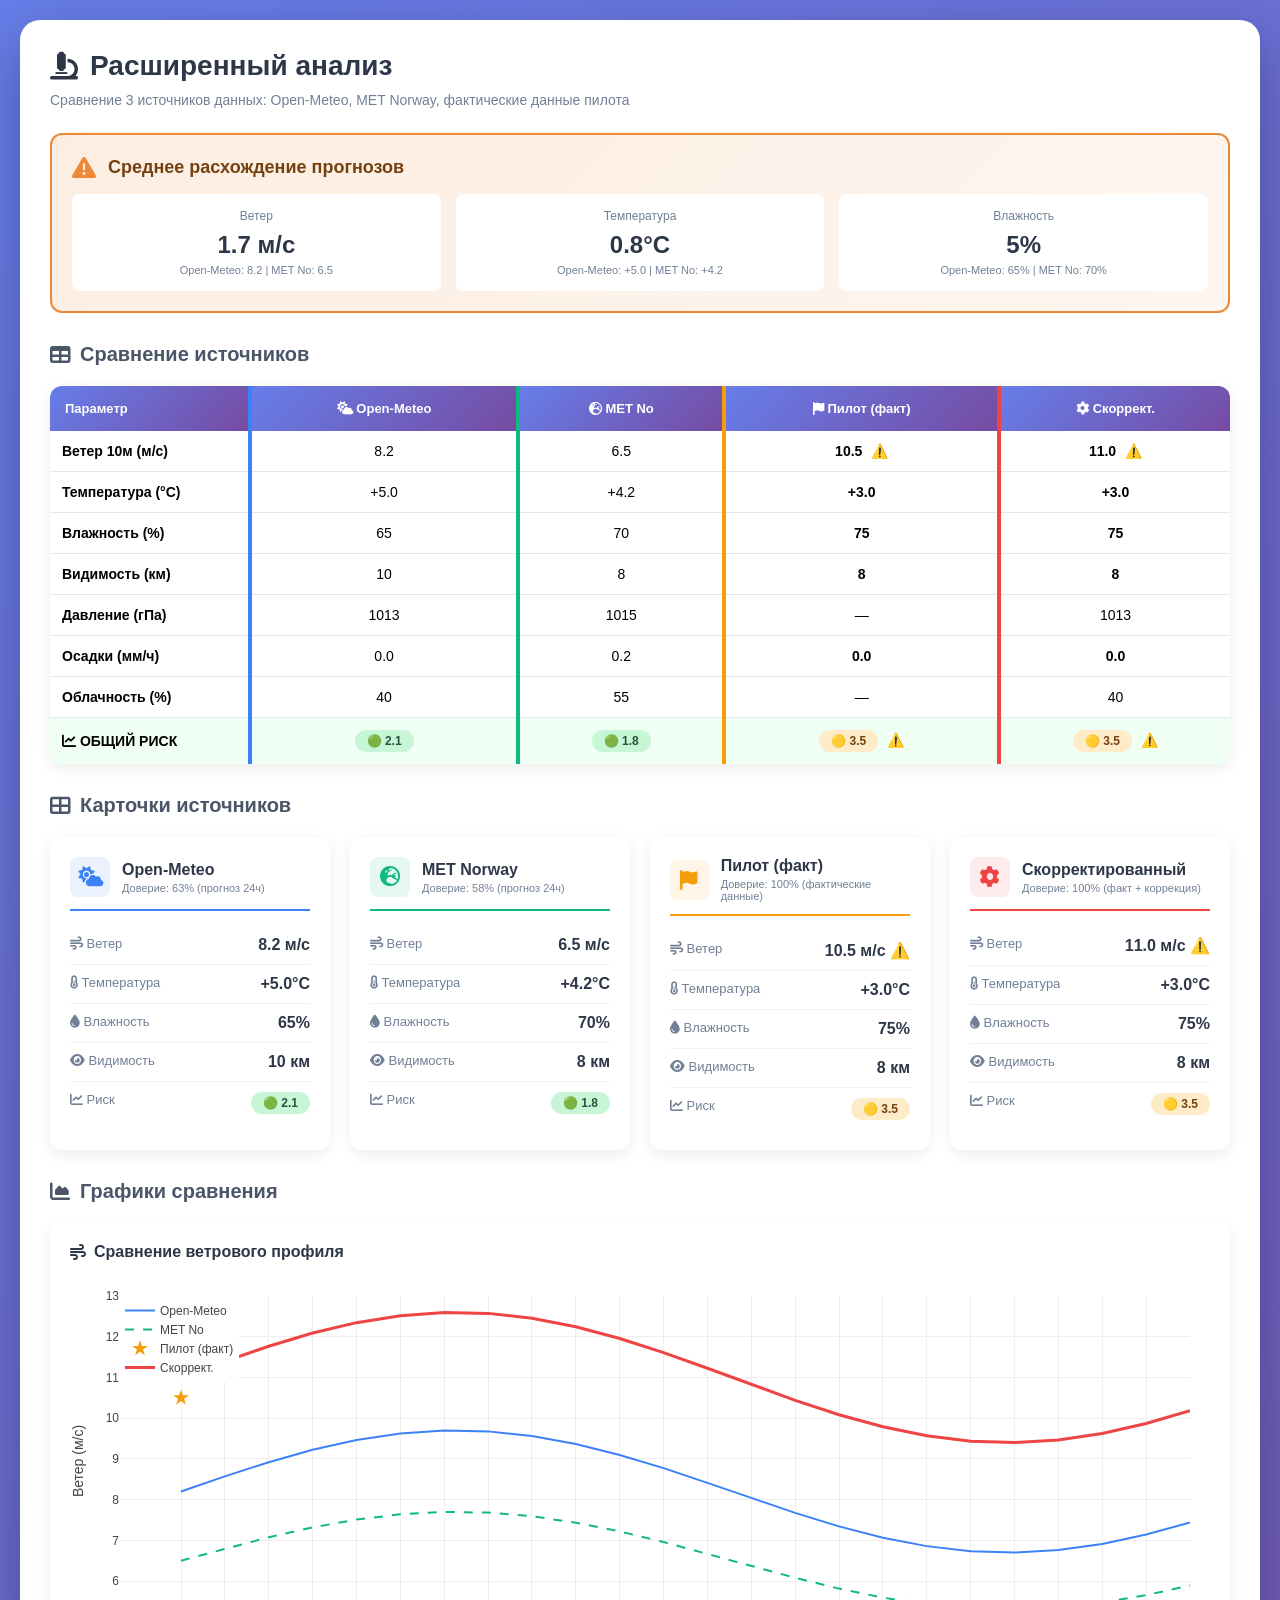
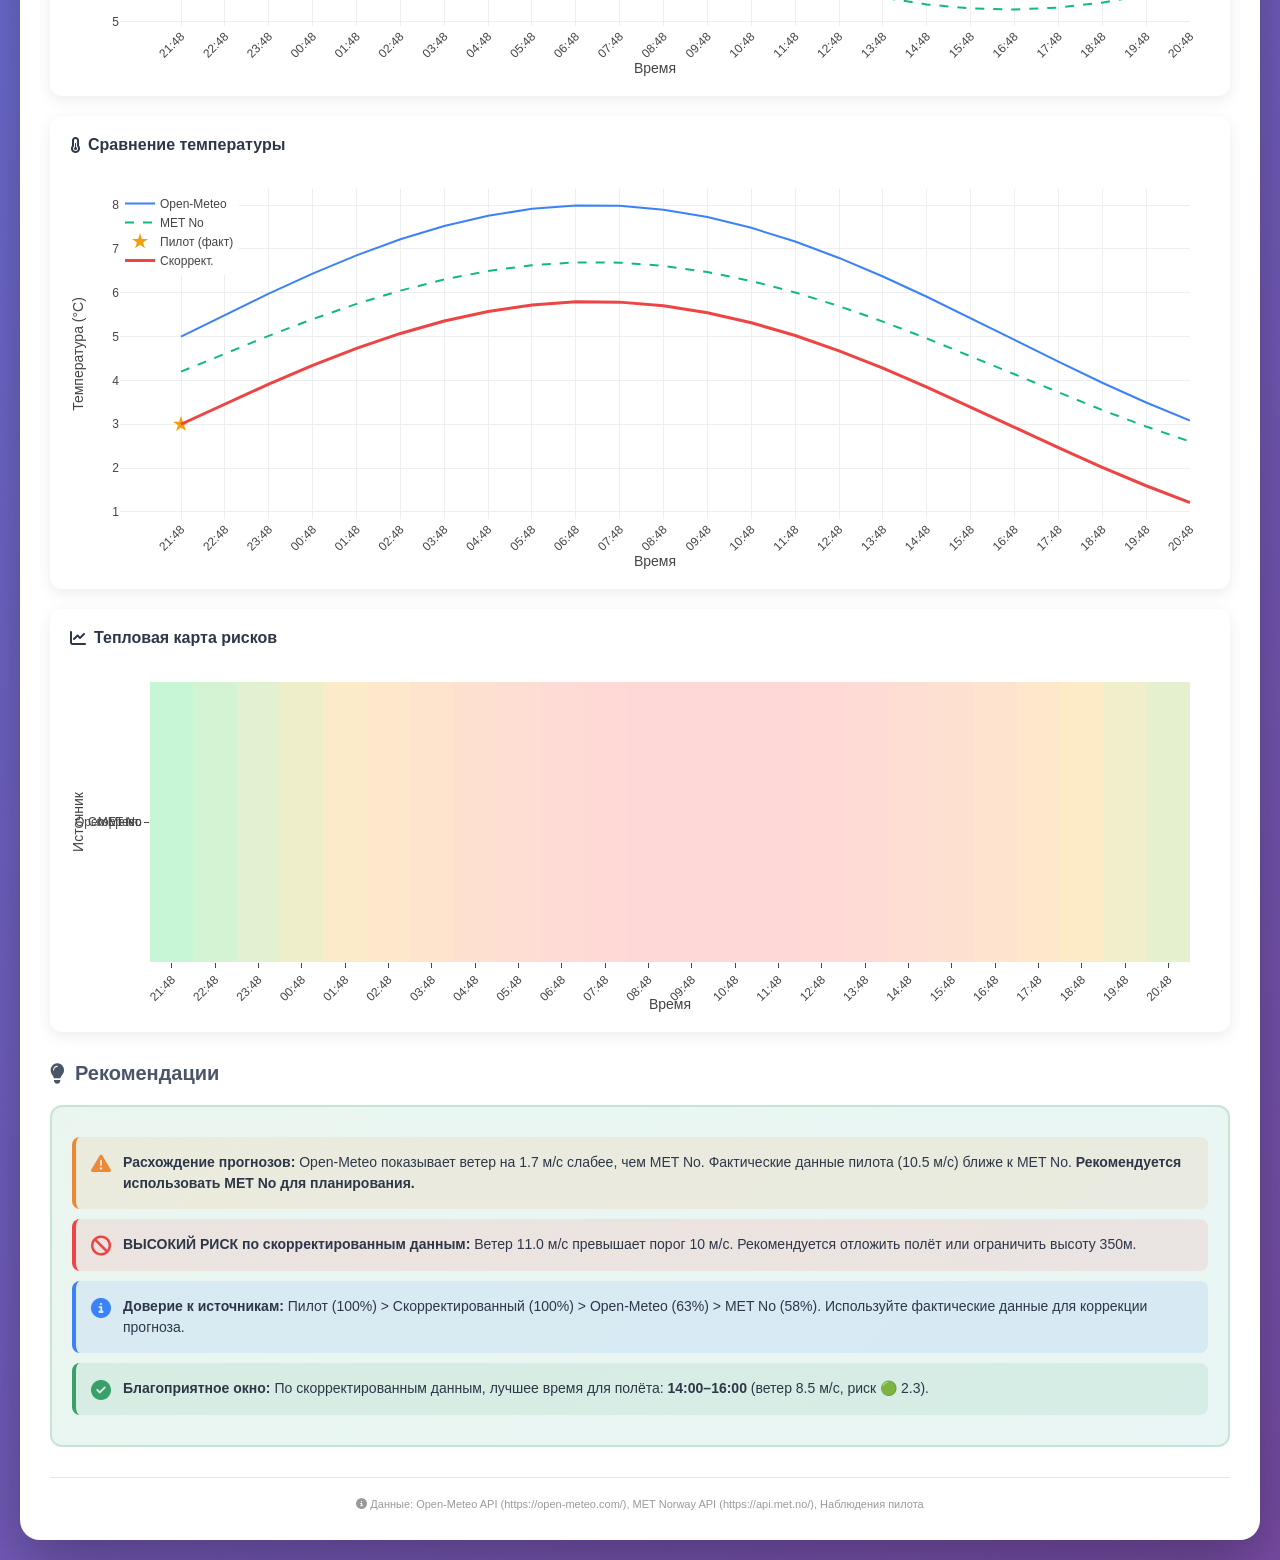
<file: metno-comparison-prototype.html>
<!DOCTYPE html>
<html lang="ru">
<head>
    <meta charset="UTF-8">
    <meta name="viewport" content="width=device-width, initial-scale=1.0">
    <title>MIRA — Расширенный анализ (Прототип)</title>
    <script src="https://cdn.plot.ly/plotly-2.27.0.min.js"></script>
    <link rel="stylesheet" href="https://cdnjs.cloudflare.com/ajax/libs/font-awesome/6.5.1/css/all.min.css">
    <style>
        * {
            margin: 0;
            padding: 0;
            box-sizing: border-box;
        }

        body {
            font-family: -apple-system, BlinkMacSystemFont, 'Segoe UI', Roboto, sans-serif;
            background: linear-gradient(135deg, #667eea 0%, #764ba2 100%);
            padding: 20px;
            min-height: 100vh;
        }

        .container {
            max-width: 1400px;
            margin: 0 auto;
            background: white;
            border-radius: 20px;
            padding: 30px;
            box-shadow: 0 20px 60px rgba(0,0,0,0.3);
        }

        h1 {
            color: #2d3748;
            font-size: 28px;
            margin-bottom: 10px;
            display: flex;
            align-items: center;
            gap: 12px;
        }

        h2 {
            color: #4a5568;
            font-size: 20px;
            margin: 30px 0 15px 0;
            display: flex;
            align-items: center;
            gap: 10px;
        }

        .subtitle {
            color: #718096;
            font-size: 14px;
            margin-bottom: 25px;
        }

        /* Сравнительная таблица */
        .comparison-table {
            width: 100%;
            border-collapse: collapse;
            margin: 20px 0;
            border-radius: 12px;
            overflow: hidden;
            box-shadow: 0 4px 15px rgba(0,0,0,0.08);
        }

        .comparison-table th {
            background: linear-gradient(135deg, #667eea 0%, #764ba2 100%);
            color: white;
            padding: 15px;
            text-align: center;
            font-weight: 600;
            font-size: 13px;
        }

        .comparison-table th:first-child {
            text-align: left;
            width: 200px;
        }

        .comparison-table td {
            padding: 12px;
            text-align: center;
            border-bottom: 1px solid #e2e8f0;
            font-size: 14px;
        }

        .comparison-table tr:hover {
            background: #f7fafc;
        }

        .comparison-table tr:last-child td {
            border-bottom: none;
            font-weight: 700;
            background: #f0fff4;
        }

        .source-open-meteo {
            border-left: 4px solid #3b82f6;
        }

        .source-metno {
            border-left: 4px solid #10b981;
        }

        .source-pilot {
            border-left: 4px solid #f59e0b;
        }

        .source-corrected {
            border-left: 4px solid #ef4444;
        }

        .risk-badge {
            display: inline-block;
            padding: 4px 12px;
            border-radius: 20px;
            font-size: 12px;
            font-weight: 600;
        }

        .risk-low {
            background: #c6f6d5;
            color: #22543d;
        }

        .risk-medium {
            background: #feebc8;
            color: #744210;
        }

        .risk-high {
            background: #fed7d7;
            color: #742a2a;
        }

        .warning-icon {
            color: #dd6b20;
            margin-left: 5px;
        }

        /* Карточки источников */
        .sources-grid {
            display: grid;
            grid-template-columns: repeat(auto-fit, minmax(280px, 1fr));
            gap: 20px;
            margin: 20px 0;
        }

        .source-card {
            background: white;
            border-radius: 12px;
            padding: 20px;
            box-shadow: 0 4px 15px rgba(0,0,0,0.08);
            transition: transform 0.2s;
        }

        .source-card:hover {
            transform: translateY(-5px);
            box-shadow: 0 8px 25px rgba(0,0,0,0.12);
        }

        .source-card-header {
            display: flex;
            align-items: center;
            gap: 12px;
            margin-bottom: 15px;
            padding-bottom: 12px;
            border-bottom: 2px solid #e2e8f0;
        }

        .source-card.open-meteo .source-card-header {
            border-bottom-color: #3b82f6;
        }

        .source-card.metno .source-card-header {
            border-bottom-color: #10b981;
        }

        .source-card.pilot .source-card-header {
            border-bottom-color: #f59e0b;
        }

        .source-card.corrected .source-card-header {
            border-bottom-color: #ef4444;
        }

        .source-icon {
            width: 40px;
            height: 40px;
            border-radius: 8px;
            display: flex;
            align-items: center;
            justify-content: center;
            font-size: 20px;
        }

        .open-meteo .source-icon {
            background: rgba(59, 130, 246, 0.1);
            color: #3b82f6;
        }

        .metno .source-icon {
            background: rgba(16, 185, 129, 0.1);
            color: #10b981;
        }

        .pilot .source-icon {
            background: rgba(245, 158, 11, 0.1);
            color: #f59e0b;
        }

        .corrected .source-icon {
            background: rgba(239, 68, 68, 0.1);
            color: #ef4444;
        }

        .source-name {
            font-size: 16px;
            font-weight: 600;
            color: #2d3748;
        }

        .source-confidence {
            font-size: 11px;
            color: #718096;
            margin-top: 3px;
        }

        .source-metric {
            display: flex;
            justify-content: space-between;
            padding: 10px 0;
            border-bottom: 1px solid #f0f0f0;
        }

        .source-metric:last-child {
            border-bottom: none;
        }

        .metric-label {
            color: #718096;
            font-size: 13px;
        }

        .metric-value {
            font-weight: 600;
            color: #2d3748;
        }

        /* Графики */
        .charts-grid {
            display: grid;
            grid-template-columns: repeat(auto-fit, minmax(600px, 1fr));
            gap: 20px;
            margin: 20px 0;
        }

        .chart-container {
            background: white;
            border-radius: 12px;
            padding: 20px;
            box-shadow: 0 4px 15px rgba(0,0,0,0.08);
        }

        .chart-title {
            font-size: 16px;
            font-weight: 600;
            color: #2d3748;
            margin-bottom: 15px;
            display: flex;
            align-items: center;
            gap: 8px;
        }

        /* Рекомендации */
        .recommendations-block {
            background: linear-gradient(135deg, rgba(56, 161, 105, 0.1) 0%, rgba(38, 166, 154, 0.1) 100%);
            border-radius: 12px;
            padding: 20px;
            margin: 20px 0;
            border: 2px solid rgba(56, 161, 105, 0.2);
        }

        .recommendation-item {
            display: flex;
            align-items: flex-start;
            gap: 12px;
            padding: 15px;
            margin: 10px 0;
            border-radius: 8px;
        }

        .recommendation-item.critical {
            background: rgba(239, 68, 68, 0.1);
            border-left: 4px solid #ef4444;
        }

        .recommendation-item.warning {
            background: rgba(237, 137, 54, 0.1);
            border-left: 4px solid #ed8936;
        }

        .recommendation-item.success {
            background: rgba(56, 161, 105, 0.1);
            border-left: 4px solid #38a169;
        }

        .recommendation-item.info {
            background: rgba(59, 130, 246, 0.1);
            border-left: 4px solid #3b82f6;
        }

        .rec-icon {
            font-size: 20px;
            margin-top: 2px;
        }

        .critical .rec-icon { color: #ef4444; }
        .warning .rec-icon { color: #ed8936; }
        .success .rec-icon { color: #38a169; }
        .info .rec-icon { color: #3b82f6; }

        .rec-text {
            flex: 1;
            color: #2d3748;
            font-size: 14px;
            line-height: 1.5;
        }

        /* Расхождение прогнозов */
        .discrepancy-alert {
            background: linear-gradient(135deg, rgba(237, 137, 54, 0.15) 0%, rgba(237, 137, 54, 0.08) 100%);
            border: 2px solid #ed8936;
            border-radius: 12px;
            padding: 20px;
            margin: 20px 0;
        }

        .discrepancy-header {
            display: flex;
            align-items: center;
            gap: 12px;
            margin-bottom: 15px;
        }

        .discrepancy-title {
            font-size: 18px;
            font-weight: 700;
            color: #744210;
        }

        .discrepancy-grid {
            display: grid;
            grid-template-columns: repeat(3, 1fr);
            gap: 15px;
        }

        .discrepancy-item {
            background: white;
            border-radius: 8px;
            padding: 15px;
            text-align: center;
        }

        .discrepancy-label {
            font-size: 12px;
            color: #718096;
            margin-bottom: 8px;
        }

        .discrepancy-value {
            font-size: 24px;
            font-weight: 700;
            color: #2d3748;
        }

        .discrepancy-diff {
            font-size: 11px;
            color: #718096;
            margin-top: 5px;
        }

        /* Атрибуция */
        .attribution {
            text-align: center;
            font-size: 11px;
            color: rgba(0,0,0,0.4);
            margin-top: 30px;
            padding-top: 20px;
            border-top: 1px solid #e2e8f0;
        }

        /* Адаптивность */
        @media (max-width: 768px) {
            .container {
                padding: 15px;
            }

            .charts-grid {
                grid-template-columns: 1fr;
            }

            .discrepancy-grid {
                grid-template-columns: 1fr;
            }

            .comparison-table {
                font-size: 12px;
            }

            .comparison-table th {
                font-size: 11px;
                padding: 10px 5px;
            }

            .comparison-table td {
                padding: 8px 5px;
            }
        }
    </style>
</head>
<body>
    <div class="container">
        <h1>
            <i class="fas fa-microscope"></i>
            Расширенный анализ
        </h1>
        <p class="subtitle">Сравнение 3 источников данных: Open-Meteo, MET Norway, фактические данные пилота</p>

        <!-- Уведомление о расхождении -->
        <div class="discrepancy-alert">
            <div class="discrepancy-header">
                <i class="fas fa-exclamation-triangle" style="font-size: 24px; color: #ed8936;"></i>
                <div class="discrepancy-title">Среднее расхождение прогнозов</div>
            </div>
            <div class="discrepancy-grid">
                <div class="discrepancy-item">
                    <div class="discrepancy-label">Ветер</div>
                    <div class="discrepancy-value">1.7 м/с</div>
                    <div class="discrepancy-diff">Open-Meteo: 8.2 | MET No: 6.5</div>
                </div>
                <div class="discrepancy-item">
                    <div class="discrepancy-label">Температура</div>
                    <div class="discrepancy-value">0.8°C</div>
                    <div class="discrepancy-diff">Open-Meteo: +5.0 | MET No: +4.2</div>
                </div>
                <div class="discrepancy-item">
                    <div class="discrepancy-label">Влажность</div>
                    <div class="discrepancy-value">5%</div>
                    <div class="discrepancy-diff">Open-Meteo: 65% | MET No: 70%</div>
                </div>
            </div>
        </div>

        <!-- Таблица сравнения -->
        <h2><i class="fas fa-table"></i> Сравнение источников</h2>
        <table class="comparison-table">
            <thead>
                <tr>
                    <th>Параметр</th>
                    <th class="source-open-meteo">
                        <i class="fas fa-cloud-sun"></i> Open-Meteo
                    </th>
                    <th class="source-metno">
                        <i class="fas fa-globe-europe"></i> MET No
                    </th>
                    <th class="source-pilot">
                        <i class="fas fa-flag"></i> Пилот (факт)
                    </th>
                    <th class="source-corrected">
                        <i class="fas fa-cog"></i> Скоррект.
                    </th>
                </tr>
            </thead>
            <tbody>
                <tr>
                    <td style="text-align: left; font-weight: 600;">Ветер 10м (м/с)</td>
                    <td class="source-open-meteo">8.2</td>
                    <td class="source-metno">6.5</td>
                    <td class="source-pilot"><strong>10.5</strong> <span class="warning-icon">⚠️</span></td>
                    <td class="source-corrected"><strong>11.0</strong> <span class="warning-icon">⚠️</span></td>
                </tr>
                <tr>
                    <td style="text-align: left; font-weight: 600;">Температура (°C)</td>
                    <td class="source-open-meteo">+5.0</td>
                    <td class="source-metno">+4.2</td>
                    <td class="source-pilot"><strong>+3.0</strong></td>
                    <td class="source-corrected"><strong>+3.0</strong></td>
                </tr>
                <tr>
                    <td style="text-align: left; font-weight: 600;">Влажность (%)</td>
                    <td class="source-open-meteo">65</td>
                    <td class="source-metno">70</td>
                    <td class="source-pilot"><strong>75</strong></td>
                    <td class="source-corrected"><strong>75</strong></td>
                </tr>
                <tr>
                    <td style="text-align: left; font-weight: 600;">Видимость (км)</td>
                    <td class="source-open-meteo">10</td>
                    <td class="source-metno">8</td>
                    <td class="source-pilot"><strong>8</strong></td>
                    <td class="source-corrected"><strong>8</strong></td>
                </tr>
                <tr>
                    <td style="text-align: left; font-weight: 600;">Давление (гПа)</td>
                    <td class="source-open-meteo">1013</td>
                    <td class="source-metno">1015</td>
                    <td class="source-pilot">—</td>
                    <td class="source-corrected">1013</td>
                </tr>
                <tr>
                    <td style="text-align: left; font-weight: 600;">Осадки (мм/ч)</td>
                    <td class="source-open-meteo">0.0</td>
                    <td class="source-metno">0.2</td>
                    <td class="source-pilot"><strong>0.0</strong></td>
                    <td class="source-corrected"><strong>0.0</strong></td>
                </tr>
                <tr>
                    <td style="text-align: left; font-weight: 600;">Облачность (%)</td>
                    <td class="source-open-meteo">40</td>
                    <td class="source-metno">55</td>
                    <td class="source-pilot">—</td>
                    <td class="source-corrected">40</td>
                </tr>
                <tr>
                    <td style="text-align: left;">
                        <i class="fas fa-chart-line"></i> ОБЩИЙ РИСК
                    </td>
                    <td class="source-open-meteo">
                        <span class="risk-badge risk-low">🟢 2.1</span>
                    </td>
                    <td class="source-metno">
                        <span class="risk-badge risk-low">🟢 1.8</span>
                    </td>
                    <td class="source-pilot">
                        <span class="risk-badge risk-medium">🟡 3.5</span>
                        <span class="warning-icon">⚠️</span>
                    </td>
                    <td class="source-corrected">
                        <span class="risk-badge risk-medium">🟡 3.5</span>
                        <span class="warning-icon">⚠️</span>
                    </td>
                </tr>
            </tbody>
        </table>

        <!-- Карточки источников -->
        <h2><i class="fas fa-th-large"></i> Карточки источников</h2>
        <div class="sources-grid">
            <!-- Open-Meteo -->
            <div class="source-card open-meteo">
                <div class="source-card-header">
                    <div class="source-icon">
                        <i class="fas fa-cloud-sun"></i>
                    </div>
                    <div>
                        <div class="source-name">Open-Meteo</div>
                        <div class="source-confidence">Доверие: 63% (прогноз 24ч)</div>
                    </div>
                </div>
                <div class="source-metric">
                    <span class="metric-label"><i class="fas fa-wind"></i> Ветер</span>
                    <span class="metric-value">8.2 м/с</span>
                </div>
                <div class="source-metric">
                    <span class="metric-label"><i class="fas fa-thermometer-half"></i> Температура</span>
                    <span class="metric-value">+5.0°C</span>
                </div>
                <div class="source-metric">
                    <span class="metric-label"><i class="fas fa-tint"></i> Влажность</span>
                    <span class="metric-value">65%</span>
                </div>
                <div class="source-metric">
                    <span class="metric-label"><i class="fas fa-eye"></i> Видимость</span>
                    <span class="metric-value">10 км</span>
                </div>
                <div class="source-metric">
                    <span class="metric-label"><i class="fas fa-chart-line"></i> Риск</span>
                    <span class="metric-value"><span class="risk-badge risk-low">🟢 2.1</span></span>
                </div>
            </div>

            <!-- MET No -->
            <div class="source-card metno">
                <div class="source-card-header">
                    <div class="source-icon">
                        <i class="fas fa-globe-europe"></i>
                    </div>
                    <div>
                        <div class="source-name">MET Norway</div>
                        <div class="source-confidence">Доверие: 58% (прогноз 24ч)</div>
                    </div>
                </div>
                <div class="source-metric">
                    <span class="metric-label"><i class="fas fa-wind"></i> Ветер</span>
                    <span class="metric-value">6.5 м/с</span>
                </div>
                <div class="source-metric">
                    <span class="metric-label"><i class="fas fa-thermometer-half"></i> Температура</span>
                    <span class="metric-value">+4.2°C</span>
                </div>
                <div class="source-metric">
                    <span class="metric-label"><i class="fas fa-tint"></i> Влажность</span>
                    <span class="metric-value">70%</span>
                </div>
                <div class="source-metric">
                    <span class="metric-label"><i class="fas fa-eye"></i> Видимость</span>
                    <span class="metric-value">8 км</span>
                </div>
                <div class="source-metric">
                    <span class="metric-label"><i class="fas fa-chart-line"></i> Риск</span>
                    <span class="metric-value"><span class="risk-badge risk-low">🟢 1.8</span></span>
                </div>
            </div>

            <!-- Пилот -->
            <div class="source-card pilot">
                <div class="source-card-header">
                    <div class="source-icon">
                        <i class="fas fa-flag"></i>
                    </div>
                    <div>
                        <div class="source-name">Пилот (факт)</div>
                        <div class="source-confidence">Доверие: 100% (фактические данные)</div>
                    </div>
                </div>
                <div class="source-metric">
                    <span class="metric-label"><i class="fas fa-wind"></i> Ветер</span>
                    <span class="metric-value">10.5 м/с ⚠️</span>
                </div>
                <div class="source-metric">
                    <span class="metric-label"><i class="fas fa-thermometer-half"></i> Температура</span>
                    <span class="metric-value">+3.0°C</span>
                </div>
                <div class="source-metric">
                    <span class="metric-label"><i class="fas fa-tint"></i> Влажность</span>
                    <span class="metric-value">75%</span>
                </div>
                <div class="source-metric">
                    <span class="metric-label"><i class="fas fa-eye"></i> Видимость</span>
                    <span class="metric-value">8 км</span>
                </div>
                <div class="source-metric">
                    <span class="metric-label"><i class="fas fa-chart-line"></i> Риск</span>
                    <span class="metric-value"><span class="risk-badge risk-medium">🟡 3.5</span></span>
                </div>
            </div>

            <!-- Скорректированный -->
            <div class="source-card corrected">
                <div class="source-card-header">
                    <div class="source-icon">
                        <i class="fas fa-cog"></i>
                    </div>
                    <div>
                        <div class="source-name">Скорректированный</div>
                        <div class="source-confidence">Доверие: 100% (факт + коррекция)</div>
                    </div>
                </div>
                <div class="source-metric">
                    <span class="metric-label"><i class="fas fa-wind"></i> Ветер</span>
                    <span class="metric-value">11.0 м/с ⚠️</span>
                </div>
                <div class="source-metric">
                    <span class="metric-label"><i class="fas fa-thermometer-half"></i> Температура</span>
                    <span class="metric-value">+3.0°C</span>
                </div>
                <div class="source-metric">
                    <span class="metric-label"><i class="fas fa-tint"></i> Влажность</span>
                    <span class="metric-value">75%</span>
                </div>
                <div class="source-metric">
                    <span class="metric-label"><i class="fas fa-eye"></i> Видимость</span>
                    <span class="metric-value">8 км</span>
                </div>
                <div class="source-metric">
                    <span class="metric-label"><i class="fas fa-chart-line"></i> Риск</span>
                    <span class="metric-value"><span class="risk-badge risk-medium">🟡 3.5</span></span>
                </div>
            </div>
        </div>

        <!-- Графики -->
        <h2><i class="fas fa-chart-area"></i> Графики сравнения</h2>
        <div class="charts-grid">
            <!-- Ветер -->
            <div class="chart-container">
                <div class="chart-title">
                    <i class="fas fa-wind"></i> Сравнение ветрового профиля
                </div>
                <div id="windChart" style="width: 100%; height: 400px;"></div>
            </div>

            <!-- Температура -->
            <div class="chart-container">
                <div class="chart-title">
                    <i class="fas fa-thermometer-half"></i> Сравнение температуры
                </div>
                <div id="tempChart" style="width: 100%; height: 400px;"></div>
            </div>

            <!-- Риски -->
            <div class="chart-container" style="grid-column: 1 / -1;">
                <div class="chart-title">
                    <i class="fas fa-chart-line"></i> Тепловая карта рисков
                </div>
                <div id="riskChart" style="width: 100%; height: 350px;"></div>
            </div>
        </div>

        <!-- Рекомендации -->
        <h2><i class="fas fa-lightbulb"></i> Рекомендации</h2>
        <div class="recommendations-block">
            <div class="recommendation-item warning">
                <i class="fas fa-exclamation-triangle rec-icon"></i>
                <div class="rec-text">
                    <strong>Расхождение прогнозов:</strong> Open-Meteo показывает ветер на 1.7 м/с слабее, чем MET No. 
                    Фактические данные пилота (10.5 м/с) ближе к MET No. <strong>Рекомендуется использовать MET No для планирования.</strong>
                </div>
            </div>

            <div class="recommendation-item critical">
                <i class="fas fa-ban rec-icon"></i>
                <div class="rec-text">
                    <strong>ВЫСОКИЙ РИСК по скорректированным данным:</strong> Ветер 11.0 м/с превышает порог 10 м/с. 
                    Рекомендуется отложить полёт или ограничить высоту 350м.
                </div>
            </div>

            <div class="recommendation-item info">
                <i class="fas fa-info-circle rec-icon"></i>
                <div class="rec-text">
                    <strong>Доверие к источникам:</strong> Пилот (100%) > Скорректированный (100%) > Open-Meteo (63%) > MET No (58%). 
                    Используйте фактические данные для коррекции прогноза.
                </div>
            </div>

            <div class="recommendation-item success">
                <i class="fas fa-check-circle rec-icon"></i>
                <div class="rec-text">
                    <strong>Благоприятное окно:</strong> По скорректированным данным, лучшее время для полёта: 
                    <strong>14:00–16:00</strong> (ветер 8.5 м/с, риск 🟢 2.3).
                </div>
            </div>
        </div>

        <!-- Атрибуция -->
        <div class="attribution">
            <i class="fas fa-info-circle"></i> 
            Данные: Open-Meteo API (https://open-meteo.com/), MET Norway API (https://api.met.no/), Наблюдения пилота
        </div>
    </div>

    <!-- Инициализация графиков Plotly -->
    <script>
        // Данные для графиков
        const hours = Array.from({length: 24}, (_, i) => {
            const date = new Date();
            date.setHours(date.getHours() + i);
            return date.toLocaleTimeString('ru-RU', {hour: '2-digit', minute: '2-digit'});
        });

        // Ветер: 4 источника
        const windData = {
            openMeteo: hours.map((_, i) => 8.2 + Math.sin(i / 4) * 1.5),
            metNo: hours.map((_, i) => 6.5 + Math.sin(i / 4) * 1.2),
            pilot: [10.5, ...Array(23).fill(null)],
            corrected: hours.map((_, i) => 11.0 + Math.sin(i / 4) * 1.6)
        };

        // Температура: 4 источника
        const tempData = {
            openMeteo: hours.map((_, i) => 5 + Math.sin(i / 6) * 3),
            metNo: hours.map((_, i) => 4.2 + Math.sin(i / 6) * 2.5),
            pilot: [3, ...Array(23).fill(null)],
            corrected: hours.map((_, i) => 3 + Math.sin(i / 6) * 2.8)
        };

        // Риски: тепловая карта
        const riskData = {
            openMeteo: hours.map((_, i) => 2 + Math.random() * 1.5),
            metNo: hours.map((_, i) => 1.8 + Math.random() * 1.2),
            pilot: [3.5, ...Array(23).fill(null)],
            corrected: hours.map((_, i) => 3.5 + Math.sin(i / 8) * 0.8)
        };

        // График ветра
        Plotly.newPlot('windChart', [
            {
                x: hours,
                y: windData.openMeteo,
                name: 'Open-Meteo',
                type: 'scatter',
                line: {color: '#3b82f6', width: 2}
            },
            {
                x: hours,
                y: windData.metNo,
                name: 'MET No',
                type: 'scatter',
                line: {color: '#10b981', width: 2, dash: 'dash'}
            },
            {
                x: [hours[0]],
                y: [10.5],
                name: 'Пилот (факт)',
                type: 'scatter',
                mode: 'markers',
                marker: {color: '#f59e0b', size: 12, symbol: 'star'}
            },
            {
                x: hours,
                y: windData.corrected,
                name: 'Скоррект.',
                type: 'scatter',
                line: {color: '#ef4444', width: 3}
            }
        ], {
            margin: {t: 20, b: 50, l: 50, r: 20},
            xaxis: {title: 'Время', tickangle: -45},
            yaxis: {title: 'Ветер (м/с)'},
            showlegend: true,
            legend: {x: 0, y: 1}
        });

        // График температуры
        Plotly.newPlot('tempChart', [
            {
                x: hours,
                y: tempData.openMeteo,
                name: 'Open-Meteo',
                type: 'scatter',
                line: {color: '#3b82f6', width: 2}
            },
            {
                x: hours,
                y: tempData.metNo,
                name: 'MET No',
                type: 'scatter',
                line: {color: '#10b981', width: 2, dash: 'dash'}
            },
            {
                x: [hours[0]],
                y: [3],
                name: 'Пилот (факт)',
                type: 'scatter',
                mode: 'markers',
                marker: {color: '#f59e0b', size: 12, symbol: 'star'}
            },
            {
                x: hours,
                y: tempData.corrected,
                name: 'Скоррект.',
                type: 'scatter',
                line: {color: '#ef4444', width: 3}
            }
        ], {
            margin: {t: 20, b: 50, l: 50, r: 20},
            xaxis: {title: 'Время', tickangle: -45},
            yaxis: {title: 'Температура (°C)'},
            showlegend: true,
            legend: {x: 0, y: 1}
        });

        // Тепловая карта рисков
        Plotly.newPlot('riskChart', [
            {
                x: hours,
                y: ['Open-Meteo'],
                z: [riskData.openMeteo],
                type: 'heatmap',
                colorscale: [[0, '#c6f6d5'], [0.5, '#feebc8'], [1, '#fed7d7']],
                showscale: false
            },
            {
                x: hours,
                y: ['MET No'],
                z: [riskData.metNo],
                type: 'heatmap',
                showscale: false,
                yaxis: 'y2'
            },
            {
                x: hours,
                y: ['Скоррект.'],
                z: [riskData.corrected],
                type: 'heatmap',
                colorscale: [[0, '#c6f6d5'], [0.5, '#feebc8'], [1, '#fed7d7']],
                showscale: false,
                yaxis: 'y3'
            }
        ], {
            margin: {t: 20, b: 50, l: 80, r: 20},
            xaxis: {title: 'Время', tickangle: -45},
            yaxis: {title: 'Источник'},
            showlegend: false
        });
    </script>
</body>
</html>
</file>
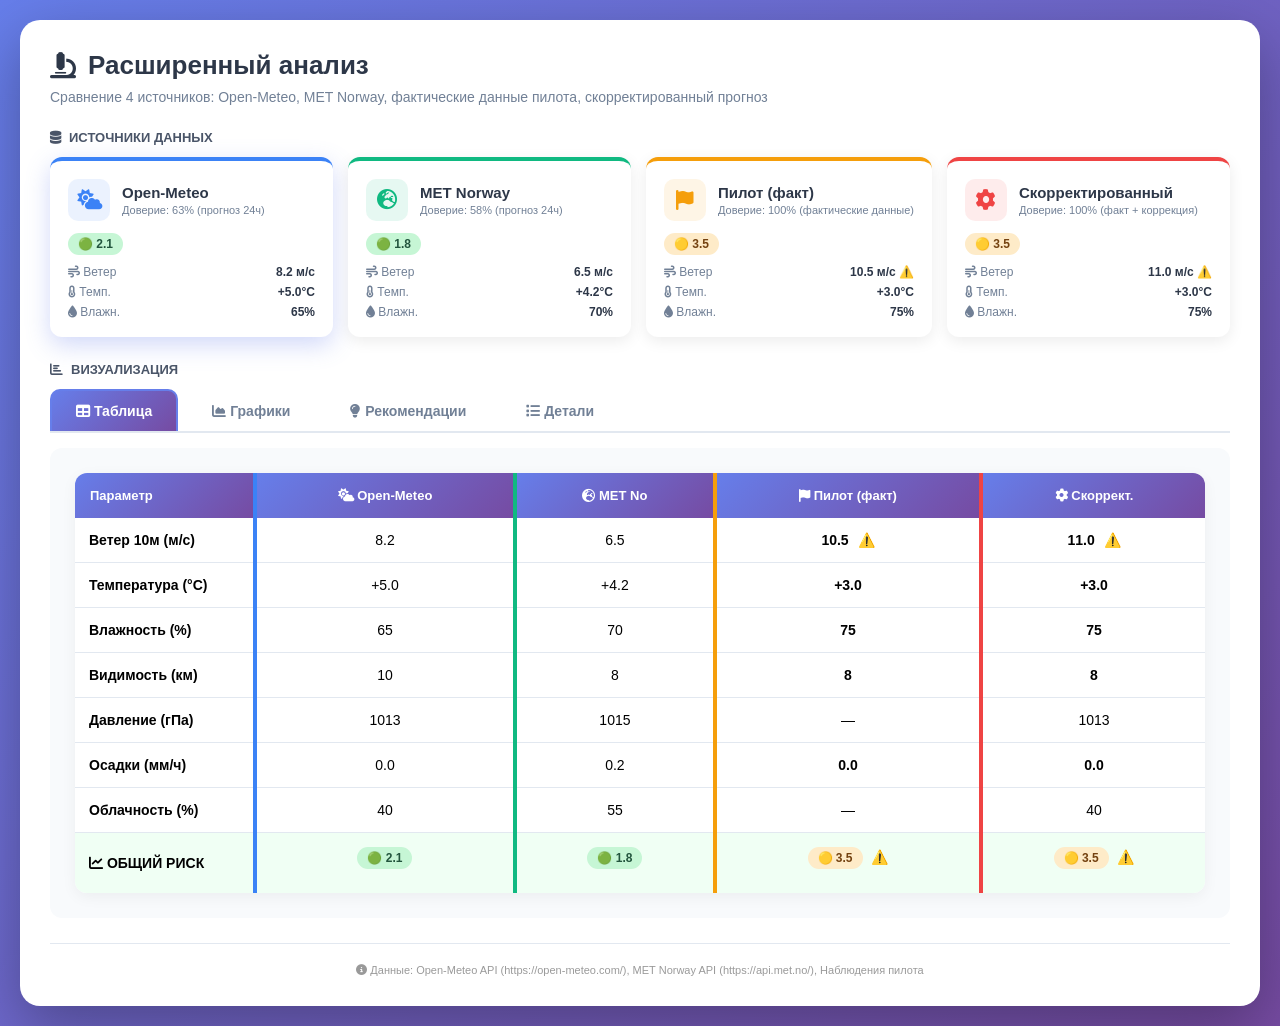
<file: step3-combined-prototype.html>
<!DOCTYPE html>
<html lang="ru">
<head>
    <meta charset="UTF-8">
    <meta name="viewport" content="width=device-width, initial-scale=1.0">
    <title>MIRA — Расширенный анализ: Комбинированный вариант</title>
    <script src="https://cdn.plot.ly/plotly-2.27.0.min.js"></script>
    <link rel="stylesheet" href="https://cdnjs.cloudflare.com/ajax/libs/font-awesome/6.5.1/css/all.min.css">
    <style>
        * {
            margin: 0;
            padding: 0;
            box-sizing: border-box;
        }

        body {
            font-family: -apple-system, BlinkMacSystemFont, 'Segoe UI', Roboto, sans-serif;
            background: linear-gradient(135deg, #667eea 0%, #764ba2 100%);
            padding: 20px;
            min-height: 100vh;
        }

        .container {
            max-width: 1400px;
            margin: 0 auto;
            background: white;
            border-radius: 20px;
            padding: 30px;
            box-shadow: 0 20px 60px rgba(0,0,0,0.3);
        }

        h1 {
            color: #2d3748;
            font-size: 26px;
            margin-bottom: 8px;
            display: flex;
            align-items: center;
            gap: 12px;
        }

        .subtitle {
            color: #718096;
            font-size: 14px;
            margin-bottom: 25px;
        }

        /* ========== КАРТОЧКИ ИСТОЧНИКОВ ========== */
        .sources-section {
            margin-bottom: 25px;
        }

        .section-label {
            font-size: 13px;
            font-weight: 700;
            color: #4a5568;
            text-transform: uppercase;
            margin-bottom: 12px;
            display: flex;
            align-items: center;
            gap: 8px;
        }

        .sources-cards {
            display: grid;
            grid-template-columns: repeat(4, 1fr);
            gap: 15px;
        }

        .source-card {
            background: white;
            border-radius: 12px;
            padding: 18px;
            box-shadow: 0 4px 15px rgba(0,0,0,0.08);
            border-top: 4px solid;
            transition: all 0.2s;
            cursor: pointer;
        }

        .source-card:hover {
            transform: translateY(-5px);
            box-shadow: 0 8px 25px rgba(0,0,0,0.12);
        }

        .source-card.selected {
            box-shadow: 0 8px 25px rgba(102, 126, 234, 0.3);
            border-color: #667eea;
        }

        .source-card.open-meteo { border-top-color: #3b82f6; }
        .source-card.metno { border-top-color: #10b981; }
        .source-card.pilot { border-top-color: #f59e0b; }
        .source-card.corrected { border-top-color: #ef4444; }

        .source-card-header {
            display: flex;
            align-items: center;
            gap: 12px;
            margin-bottom: 12px;
        }

        .source-icon {
            width: 42px;
            height: 42px;
            border-radius: 10px;
            display: flex;
            align-items: center;
            justify-content: center;
            font-size: 20px;
            flex-shrink: 0;
        }

        .open-meteo .source-icon { background: rgba(59, 130, 246, 0.1); color: #3b82f6; }
        .metno .source-icon { background: rgba(16, 185, 129, 0.1); color: #10b981; }
        .pilot .source-icon { background: rgba(245, 158, 11, 0.1); color: #f59e0b; }
        .corrected .source-icon { background: rgba(239, 68, 68, 0.1); color: #ef4444; }

        .source-info {
            flex: 1;
            min-width: 0;
        }

        .source-name {
            font-size: 15px;
            font-weight: 700;
            color: #2d3748;
            margin-bottom: 3px;
        }

        .source-confidence {
            font-size: 11px;
            color: #718096;
            white-space: nowrap;
            overflow: hidden;
            text-overflow: ellipsis;
        }

        .source-risk {
            display: inline-block;
            padding: 4px 10px;
            border-radius: 20px;
            font-size: 12px;
            font-weight: 700;
            margin-bottom: 10px;
        }

        .risk-low { background: #c6f6d5; color: #22543d; }
        .risk-medium { background: #feebc8; color: #744210; }
        .risk-high { background: #fed7d7; color: #742a2a; }

        .source-metrics {
            display: flex;
            flex-direction: column;
            gap: 6px;
            font-size: 12px;
        }

        .metric-row {
            display: flex;
            justify-content: space-between;
            color: #4a5568;
        }

        .metric-label {
            color: #718096;
        }

        .metric-value {
            font-weight: 600;
            color: #2d3748;
        }

        /* ========== ВКЛАДКИ ВИЗУАЛИЗАЦИИ ========== */
        .visualization-section {
            margin-bottom: 25px;
        }

        .viz-tabs {
            display: flex;
            gap: 8px;
            margin-bottom: 15px;
            border-bottom: 2px solid #e2e8f0;
            padding-bottom: 0;
        }

        .viz-tab {
            padding: 12px 24px;
            border-radius: 10px 10px 0 0;
            cursor: pointer;
            transition: all 0.2s;
            font-size: 14px;
            font-weight: 600;
            color: #718096;
            border: 2px solid transparent;
            border-bottom: none;
        }

        .viz-tab:hover {
            background: #f7fafc;
            color: #4a5568;
        }

        .viz-tab.active {
            background: linear-gradient(135deg, #667eea 0%, #764ba2 100%);
            color: white;
            border-color: #667eea;
        }

        .viz-content {
            background: #f8fafc;
            border-radius: 12px;
            padding: 25px;
            min-height: 450px;
        }

        /* ========== ТАБЛИЦА ========== */
        .comparison-table {
            width: 100%;
            border-collapse: collapse;
            background: white;
            border-radius: 12px;
            overflow: hidden;
            box-shadow: 0 4px 15px rgba(0,0,0,0.05);
        }

        .comparison-table th {
            background: linear-gradient(135deg, #667eea 0%, #764ba2 100%);
            color: white;
            padding: 15px;
            text-align: center;
            font-weight: 600;
            font-size: 13px;
        }

        .comparison-table th:first-child {
            text-align: left;
            width: 180px;
        }

        .comparison-table td {
            padding: 14px;
            text-align: center;
            border-bottom: 1px solid #e2e8f0;
            font-size: 14px;
        }

        .comparison-table tr:hover {
            background: #f7fafc;
        }

        .comparison-table tr:last-child td {
            border-bottom: none;
            font-weight: 700;
            background: #f0fff4;
        }

        .warning-icon {
            color: #dd6b20;
            margin-left: 5px;
        }

        /* ========== ГРАФИКИ ========== */
        .charts-grid {
            display: grid;
            grid-template-columns: repeat(2, 1fr);
            gap: 20px;
        }

        .chart-container {
            background: white;
            border-radius: 12px;
            padding: 20px;
            box-shadow: 0 4px 15px rgba(0,0,0,0.05);
        }

        .chart-title {
            font-size: 15px;
            font-weight: 700;
            color: #2d3748;
            margin-bottom: 15px;
            display: flex;
            align-items: center;
            gap: 8px;
        }

        /* ========== РЕКОМЕНДАЦИИ ========== */
        .recommendations-block {
            background: white;
            border-radius: 12px;
            padding: 20px;
        }

        .discrepancy-alert {
            background: linear-gradient(135deg, rgba(237, 137, 54, 0.15) 0%, rgba(237, 137, 54, 0.08) 100%);
            border: 2px solid #ed8936;
            border-radius: 12px;
            padding: 20px;
            margin-bottom: 20px;
        }

        .discrepancy-header {
            display: flex;
            align-items: center;
            gap: 12px;
            margin-bottom: 15px;
        }

        .discrepancy-title {
            font-size: 17px;
            font-weight: 700;
            color: #744210;
        }

        .discrepancy-grid {
            display: grid;
            grid-template-columns: repeat(3, 1fr);
            gap: 15px;
        }

        .discrepancy-item {
            background: white;
            border-radius: 8px;
            padding: 15px;
            text-align: center;
        }

        .discrepancy-label {
            font-size: 12px;
            color: #718096;
            margin-bottom: 8px;
        }

        .discrepancy-value {
            font-size: 22px;
            font-weight: 700;
            color: #2d3748;
        }

        .discrepancy-diff {
            font-size: 11px;
            color: #718096;
            margin-top: 5px;
        }

        .recommendation-item {
            display: flex;
            align-items: flex-start;
            gap: 12px;
            padding: 15px;
            margin: 10px 0;
            border-radius: 8px;
        }

        .recommendation-item.critical {
            background: rgba(239, 68, 68, 0.1);
            border-left: 4px solid #ef4444;
        }

        .recommendation-item.warning {
            background: rgba(237, 137, 54, 0.1);
            border-left: 4px solid #ed8936;
        }

        .recommendation-item.success {
            background: rgba(56, 161, 105, 0.1);
            border-left: 4px solid #38a169;
        }

        .recommendation-item.info {
            background: rgba(59, 130, 246, 0.1);
            border-left: 4px solid #3b82f6;
        }

        .rec-icon {
            font-size: 20px;
            margin-top: 2px;
            flex-shrink: 0;
        }

        .critical .rec-icon { color: #ef4444; }
        .warning .rec-icon { color: #ed8936; }
        .success .rec-icon { color: #38a169; }
        .info .rec-icon { color: #3b82f6; }

        .rec-text {
            flex: 1;
            color: #2d3748;
            font-size: 14px;
            line-height: 1.6;
        }

        /* ========== ДЕТАЛИ (АККОРДЕОН) ========== */
        .details-accordion {
            display: flex;
            flex-direction: column;
            gap: 10px;
        }

        .accordion-item {
            background: white;
            border-radius: 12px;
            overflow: hidden;
            box-shadow: 0 4px 15px rgba(0,0,0,0.05);
        }

        .accordion-header {
            display: flex;
            align-items: center;
            justify-content: space-between;
            padding: 18px 20px;
            cursor: pointer;
            transition: background 0.2s;
            border-left: 4px solid;
        }

        .accordion-header:hover {
            background: #f7fafc;
        }

        .accordion-item.open-meteo .accordion-header { border-left-color: #3b82f6; }
        .accordion-item.metno .accordion-header { border-left-color: #10b981; }
        .accordion-item.pilot .accordion-header { border-left-color: #f59e0b; }
        .accordion-item.corrected .accordion-header { border-left-color: #ef4444; }

        .accordion-title {
            display: flex;
            align-items: center;
            gap: 12px;
        }

        .accordion-icon {
            width: 36px;
            height: 36px;
            border-radius: 8px;
            display: flex;
            align-items: center;
            justify-content: center;
            font-size: 16px;
        }

        .open-meteo .accordion-icon { background: rgba(59, 130, 246, 0.1); color: #3b82f6; }
        .metno .accordion-icon { background: rgba(16, 185, 129, 0.1); color: #10b981; }
        .pilot .accordion-icon { background: rgba(245, 158, 11, 0.1); color: #f59e0b; }
        .corrected .accordion-icon { background: rgba(239, 68, 68, 0.1); color: #ef4444; }

        .accordion-name {
            font-size: 16px;
            font-weight: 700;
            color: #2d3748;
        }

        .accordion-summary {
            display: flex;
            gap: 15px;
            font-size: 13px;
            color: #718096;
        }

        .accordion-toggle {
            font-size: 18px;
            color: #a0aec0;
            transition: transform 0.3s;
        }

        .accordion-item.active .accordion-toggle {
            transform: rotate(180deg);
        }

        .accordion-content {
            max-height: 0;
            overflow: hidden;
            transition: max-height 0.3s ease;
        }

        .accordion-item.active .accordion-content {
            max-height: 500px;
        }

        .accordion-body {
            padding: 20px;
            background: #f8fafc;
        }

        .data-table {
            width: 100%;
            border-collapse: collapse;
            background: white;
            border-radius: 8px;
            overflow: hidden;
        }

        .data-table th {
            background: #edf2f7;
            padding: 12px;
            text-align: left;
            font-weight: 600;
            font-size: 13px;
            color: #4a5568;
        }

        .data-table td {
            padding: 12px;
            border-bottom: 1px solid #e2e8f0;
            font-size: 14px;
            color: #2d3748;
        }

        .data-table tr:hover {
            background: #f7fafc;
        }

        /* ========== АДАПТИВНОСТЬ ========== */
        @media (max-width: 1200px) {
            .sources-cards {
                grid-template-columns: repeat(2, 1fr);
            }
        }

        @media (max-width: 768px) {
            .container {
                padding: 15px;
            }

            .sources-cards {
                grid-template-columns: 1fr;
            }

            .charts-grid {
                grid-template-columns: 1fr;
            }

            .discrepancy-grid {
                grid-template-columns: 1fr;
            }

            .viz-tabs {
                overflow-x: auto;
                white-space: nowrap;
            }

            .comparison-table {
                font-size: 12px;
            }

            .comparison-table th {
                padding: 10px 5px;
                font-size: 11px;
            }

            .comparison-table td {
                padding: 10px 5px;
            }
        }

        /* ========== СКРОЛЛБАР ========== */
        .viz-tabs::-webkit-scrollbar {
            height: 6px;
        }

        .viz-tabs::-webkit-scrollbar-track {
            background: #e2e8f0;
            border-radius: 3px;
        }

        .viz-tabs::-webkit-scrollbar-thumb {
            background: #cbd5e0;
            border-radius: 3px;
        }

        .viz-tabs::-webkit-scrollbar-thumb:hover {
            background: #a0aec0;
        }
    </style>
</head>
<body>
    <div class="container">
        <h1>
            <i class="fas fa-microscope"></i>
            Расширенный анализ
        </h1>
        <p class="subtitle">Сравнение 4 источников: Open-Meteo, MET Norway, фактические данные пилота, скорректированный прогноз</p>

        <!-- ========== КАРТОЧКИ ИСТОЧНИКОВ ========== -->
        <div class="sources-section">
            <div class="section-label">
                <i class="fas fa-database"></i>
                Источники данных
            </div>
            <div class="sources-cards">
                <!-- Open-Meteo -->
                <div class="source-card open-meteo selected" onclick="selectSource('openMeteo')">
                    <div class="source-card-header">
                        <div class="source-icon">
                            <i class="fas fa-cloud-sun"></i>
                        </div>
                        <div class="source-info">
                            <div class="source-name">Open-Meteo</div>
                            <div class="source-confidence">Доверие: 63% (прогноз 24ч)</div>
                        </div>
                    </div>
                    <div class="source-risk risk-low">🟢 2.1</div>
                    <div class="source-metrics">
                        <div class="metric-row">
                            <span class="metric-label"><i class="fas fa-wind"></i> Ветер</span>
                            <span class="metric-value">8.2 м/с</span>
                        </div>
                        <div class="metric-row">
                            <span class="metric-label"><i class="fas fa-thermometer-half"></i> Темп.</span>
                            <span class="metric-value">+5.0°C</span>
                        </div>
                        <div class="metric-row">
                            <span class="metric-label"><i class="fas fa-tint"></i> Влажн.</span>
                            <span class="metric-value">65%</span>
                        </div>
                    </div>
                </div>

                <!-- MET No -->
                <div class="source-card metno" onclick="selectSource('metNo')">
                    <div class="source-card-header">
                        <div class="source-icon">
                            <i class="fas fa-globe-europe"></i>
                        </div>
                        <div class="source-info">
                            <div class="source-name">MET Norway</div>
                            <div class="source-confidence">Доверие: 58% (прогноз 24ч)</div>
                        </div>
                    </div>
                    <div class="source-risk risk-low">🟢 1.8</div>
                    <div class="source-metrics">
                        <div class="metric-row">
                            <span class="metric-label"><i class="fas fa-wind"></i> Ветер</span>
                            <span class="metric-value">6.5 м/с</span>
                        </div>
                        <div class="metric-row">
                            <span class="metric-label"><i class="fas fa-thermometer-half"></i> Темп.</span>
                            <span class="metric-value">+4.2°C</span>
                        </div>
                        <div class="metric-row">
                            <span class="metric-label"><i class="fas fa-tint"></i> Влажн.</span>
                            <span class="metric-value">70%</span>
                        </div>
                    </div>
                </div>

                <!-- Пилот -->
                <div class="source-card pilot" onclick="selectSource('pilot')">
                    <div class="source-card-header">
                        <div class="source-icon">
                            <i class="fas fa-flag"></i>
                        </div>
                        <div class="source-info">
                            <div class="source-name">Пилот (факт)</div>
                            <div class="source-confidence">Доверие: 100% (фактические данные)</div>
                        </div>
                    </div>
                    <div class="source-risk risk-medium">🟡 3.5</div>
                    <div class="source-metrics">
                        <div class="metric-row">
                            <span class="metric-label"><i class="fas fa-wind"></i> Ветер</span>
                            <span class="metric-value">10.5 м/с ⚠️</span>
                        </div>
                        <div class="metric-row">
                            <span class="metric-label"><i class="fas fa-thermometer-half"></i> Темп.</span>
                            <span class="metric-value">+3.0°C</span>
                        </div>
                        <div class="metric-row">
                            <span class="metric-label"><i class="fas fa-tint"></i> Влажн.</span>
                            <span class="metric-value">75%</span>
                        </div>
                    </div>
                </div>

                <!-- Скоррект. -->
                <div class="source-card corrected" onclick="selectSource('corrected')">
                    <div class="source-card-header">
                        <div class="source-icon">
                            <i class="fas fa-cog"></i>
                        </div>
                        <div class="source-info">
                            <div class="source-name">Скорректированный</div>
                            <div class="source-confidence">Доверие: 100% (факт + коррекция)</div>
                        </div>
                    </div>
                    <div class="source-risk risk-medium">🟡 3.5</div>
                    <div class="source-metrics">
                        <div class="metric-row">
                            <span class="metric-label"><i class="fas fa-wind"></i> Ветер</span>
                            <span class="metric-value">11.0 м/с ⚠️</span>
                        </div>
                        <div class="metric-row">
                            <span class="metric-label"><i class="fas fa-thermometer-half"></i> Темп.</span>
                            <span class="metric-value">+3.0°C</span>
                        </div>
                        <div class="metric-row">
                            <span class="metric-label"><i class="fas fa-tint"></i> Влажн.</span>
                            <span class="metric-value">75%</span>
                        </div>
                    </div>
                </div>
            </div>
        </div>

        <!-- ========== ВКЛАДКИ ВИЗУАЛИЗАЦИИ ========== -->
        <div class="visualization-section">
            <div class="section-label">
                <i class="fas fa-chart-bar"></i>
                Визуализация
            </div>
            <div class="viz-tabs">
                <div class="viz-tab active" onclick="switchViz('table')">
                    <i class="fas fa-table"></i> Таблица
                </div>
                <div class="viz-tab" onclick="switchViz('charts')">
                    <i class="fas fa-chart-area"></i> Графики
                </div>
                <div class="viz-tab" onclick="switchViz('recommendations')">
                    <i class="fas fa-lightbulb"></i> Рекомендации
                </div>
                <div class="viz-tab" onclick="switchViz('details')">
                    <i class="fas fa-list"></i> Детали
                </div>
            </div>

            <div class="viz-content" id="vizContent">
                <!-- Контент загружается динамически -->
            </div>
        </div>

        <!-- ========== АТРИБУЦИЯ ========== -->
        <div style="text-align: center; font-size: 11px; color: rgba(0,0,0,0.4); padding-top: 20px; border-top: 1px solid #e2e8f0;">
            <i class="fas fa-info-circle"></i> 
            Данные: Open-Meteo API (https://open-meteo.com/), MET Norway API (https://api.met.no/), Наблюдения пилота
        </div>
    </div>

    <!-- ========== СКРИПТЫ ========== -->
    <script>
        let currentViz = 'table';
        let selectedSource = 'openMeteo';

        // Данные для графиков
        const hours = Array.from({length: 24}, (_, i) => {
            const date = new Date();
            date.setHours(date.getHours() + i);
            return date.toLocaleTimeString('ru-RU', {hour: '2-digit', minute: '2-digit'});
        });

        // Инициализация
        document.addEventListener('DOMContentLoaded', () => {
            renderVizContent();
        });

        // Переключение визуализации
        function switchViz(vizType) {
            currentViz = vizType;
            
            // Обновляем активную вкладку
            document.querySelectorAll('.viz-tab').forEach(tab => {
                tab.classList.remove('active');
            });
            event.target.closest('.viz-tab').classList.add('active');
            
            renderVizContent();
        }

        // Выбор источника
        function selectSource(source) {
            selectedSource = source;
            
            document.querySelectorAll('.source-card').forEach(card => {
                card.classList.remove('selected');
            });
            event.target.closest('.source-card').classList.add('selected');
            
            showToast(`Выбран источник: ${source}`);
        }

        // Рендер контента
        function renderVizContent() {
            const container = document.getElementById('vizContent');
            
            switch (currentViz) {
                case 'table':
                    container.innerHTML = renderTable();
                    break;
                case 'charts':
                    container.innerHTML = renderCharts();
                    setTimeout(initCharts, 100);
                    break;
                case 'recommendations':
                    container.innerHTML = renderRecommendations();
                    break;
                case 'details':
                    container.innerHTML = renderDetails();
                    break;
            }
        }

        // Рендер таблицы
        function renderTable() {
            return `
                <table class="comparison-table">
                    <thead>
                        <tr>
                            <th>Параметр</th>
                            <th style="border-left: 4px solid #3b82f6;">
                                <i class="fas fa-cloud-sun"></i> Open-Meteo
                            </th>
                            <th style="border-left: 4px solid #10b981;">
                                <i class="fas fa-globe-europe"></i> MET No
                            </th>
                            <th style="border-left: 4px solid #f59e0b;">
                                <i class="fas fa-flag"></i> Пилот (факт)
                            </th>
                            <th style="border-left: 4px solid #ef4444;">
                                <i class="fas fa-cog"></i> Скоррект.
                            </th>
                        </tr>
                    </thead>
                    <tbody>
                        <tr>
                            <td style="text-align: left; font-weight: 600;">Ветер 10м (м/с)</td>
                            <td style="border-left: 4px solid #3b82f6;">8.2</td>
                            <td style="border-left: 4px solid #10b981;">6.5</td>
                            <td style="border-left: 4px solid #f59e0b;"><strong>10.5</strong> <span class="warning-icon">⚠️</span></td>
                            <td style="border-left: 4px solid #ef4444;"><strong>11.0</strong> <span class="warning-icon">⚠️</span></td>
                        </tr>
                        <tr>
                            <td style="text-align: left; font-weight: 600;">Температура (°C)</td>
                            <td style="border-left: 4px solid #3b82f6;">+5.0</td>
                            <td style="border-left: 4px solid #10b981;">+4.2</td>
                            <td style="border-left: 4px solid #f59e0b;"><strong>+3.0</strong></td>
                            <td style="border-left: 4px solid #ef4444;"><strong>+3.0</strong></td>
                        </tr>
                        <tr>
                            <td style="text-align: left; font-weight: 600;">Влажность (%)</td>
                            <td style="border-left: 4px solid #3b82f6;">65</td>
                            <td style="border-left: 4px solid #10b981;">70</td>
                            <td style="border-left: 4px solid #f59e0b;"><strong>75</strong></td>
                            <td style="border-left: 4px solid #ef4444;"><strong>75</strong></td>
                        </tr>
                        <tr>
                            <td style="text-align: left; font-weight: 600;">Видимость (км)</td>
                            <td style="border-left: 4px solid #3b82f6;">10</td>
                            <td style="border-left: 4px solid #10b981;">8</td>
                            <td style="border-left: 4px solid #f59e0b;"><strong>8</strong></td>
                            <td style="border-left: 4px solid #ef4444;"><strong>8</strong></td>
                        </tr>
                        <tr>
                            <td style="text-align: left; font-weight: 600;">Давление (гПа)</td>
                            <td style="border-left: 4px solid #3b82f6;">1013</td>
                            <td style="border-left: 4px solid #10b981;">1015</td>
                            <td style="border-left: 4px solid #f59e0b;">—</td>
                            <td style="border-left: 4px solid #ef4444;">1013</td>
                        </tr>
                        <tr>
                            <td style="text-align: left; font-weight: 600;">Осадки (мм/ч)</td>
                            <td style="border-left: 4px solid #3b82f6;">0.0</td>
                            <td style="border-left: 4px solid #10b981;">0.2</td>
                            <td style="border-left: 4px solid #f59e0b;"><strong>0.0</strong></td>
                            <td style="border-left: 4px solid #ef4444;"><strong>0.0</strong></td>
                        </tr>
                        <tr>
                            <td style="text-align: left; font-weight: 600;">Облачность (%)</td>
                            <td style="border-left: 4px solid #3b82f6;">40</td>
                            <td style="border-left: 4px solid #10b981;">55</td>
                            <td style="border-left: 4px solid #f59e0b;">—</td>
                            <td style="border-left: 4px solid #ef4444;">40</td>
                        </tr>
                        <tr>
                            <td style="text-align: left;">
                                <i class="fas fa-chart-line"></i> ОБЩИЙ РИСК
                            </td>
                            <td style="border-left: 4px solid #3b82f6;">
                                <span class="source-risk risk-low">🟢 2.1</span>
                            </td>
                            <td style="border-left: 4px solid #10b981;">
                                <span class="source-risk risk-low">🟢 1.8</span>
                            </td>
                            <td style="border-left: 4px solid #f59e0b;">
                                <span class="source-risk risk-medium">🟡 3.5</span>
                                <span class="warning-icon">⚠️</span>
                            </td>
                            <td style="border-left: 4px solid #ef4444;">
                                <span class="source-risk risk-medium">🟡 3.5</span>
                                <span class="warning-icon">⚠️</span>
                            </td>
                        </tr>
                    </tbody>
                </table>
            `;
        }

        // Ренер графиков
        function renderCharts() {
            return `
                <div class="charts-grid">
                    <div class="chart-container">
                        <div class="chart-title">
                            <i class="fas fa-wind"></i> Сравнение ветрового профиля
                        </div>
                        <div id="windChart" style="width: 100%; height: 350px;"></div>
                    </div>
                    <div class="chart-container">
                        <div class="chart-title">
                            <i class="fas fa-thermometer-half"></i> Сравнение температуры
                        </div>
                        <div id="tempChart" style="width: 100%; height: 350px;"></div>
                    </div>
                    <div class="chart-container" style="grid-column: 1 / -1;">
                        <div class="chart-title">
                            <i class="fas fa-chart-line"></i> Тепловая карта рисков
                        </div>
                        <div id="riskChart" style="width: 100%; height: 300px;"></div>
                    </div>
                </div>
            `;
        }

        // Инициализация графиков
        function initCharts() {
            // Ветер
            Plotly.newPlot('windChart', [
                {
                    x: hours,
                    y: hours.map((_, i) => 8.2 + Math.sin(i / 4) * 1.5),
                    name: 'Open-Meteo',
                    line: {color: '#3b82f6', width: 2}
                },
                {
                    x: hours,
                    y: hours.map((_, i) => 6.5 + Math.sin(i / 4) * 1.2),
                    name: 'MET No',
                    line: {color: '#10b981', width: 2, dash: 'dash'}
                },
                {
                    x: [hours[0]],
                    y: [10.5],
                    name: 'Пилот (факт)',
                    mode: 'markers',
                    marker: {color: '#f59e0b', size: 12, symbol: 'star'}
                },
                {
                    x: hours,
                    y: hours.map((_, i) => 11.0 + Math.sin(i / 4) * 1.6),
                    name: 'Скоррект.',
                    line: {color: '#ef4444', width: 3}
                }
            ], {
                margin: {t: 20, b: 50, l: 50, r: 20},
                xaxis: {title: 'Время', tickangle: -45},
                yaxis: {title: 'Ветер (м/с)'},
                showlegend: true,
                legend: {x: 0, y: 1}
            });

            // Температура
            Plotly.newPlot('tempChart', [
                {
                    x: hours,
                    y: hours.map((_, i) => 5 + Math.sin(i / 6) * 3),
                    name: 'Open-Meteo',
                    line: {color: '#3b82f6', width: 2}
                },
                {
                    x: hours,
                    y: hours.map((_, i) => 4.2 + Math.sin(i / 6) * 2.5),
                    name: 'MET No',
                    line: {color: '#10b981', width: 2, dash: 'dash'}
                },
                {
                    x: [hours[0]],
                    y: [3],
                    name: 'Пилот (факт)',
                    mode: 'markers',
                    marker: {color: '#f59e0b', size: 12, symbol: 'star'}
                },
                {
                    x: hours,
                    y: hours.map((_, i) => 3 + Math.sin(i / 6) * 2.8),
                    name: 'Скоррект.',
                    line: {color: '#ef4444', width: 3}
                }
            ], {
                margin: {t: 20, b: 50, l: 50, r: 20},
                xaxis: {title: 'Время', tickangle: -45},
                yaxis: {title: 'Температура (°C)'},
                showlegend: true,
                legend: {x: 0, y: 1}
            });

            // Риски
            Plotly.newPlot('riskChart', [
                {
                    x: hours,
                    y: ['Open-Meteo'],
                    z: [hours.map((_, i) => 2 + Math.random() * 1.5)],
                    type: 'heatmap',
                    colorscale: [[0, '#c6f6d5'], [0.5, '#feebc8'], [1, '#fed7d7']],
                    showscale: false
                },
                {
                    x: hours,
                    y: ['MET No'],
                    z: [hours.map((_, i) => 1.8 + Math.random() * 1.2)],
                    type: 'heatmap',
                    showscale: false
                },
                {
                    x: hours,
                    y: ['Скоррект.'],
                    z: [hours.map((_, i) => 3.5 + Math.sin(i / 8) * 0.8)],
                    type: 'heatmap',
                    colorscale: [[0, '#c6f6d5'], [0.5, '#feebc8'], [1, '#fed7d7']],
                    showscale: false
                }
            ], {
                margin: {t: 20, b: 50, l: 80, r: 20},
                xaxis: {title: 'Время', tickangle: -45},
                showlegend: false
            });
        }

        // Рендер рекомендаций
        function renderRecommendations() {
            return `
                <div class="recommendations-block">
                    <div class="discrepancy-alert">
                        <div class="discrepancy-header">
                            <i class="fas fa-exclamation-triangle" style="font-size: 24px; color: #ed8936;"></i>
                            <div class="discrepancy-title">Среднее расхождение прогнозов</div>
                        </div>
                        <div class="discrepancy-grid">
                            <div class="discrepancy-item">
                                <div class="discrepancy-label">Ветер</div>
                                <div class="discrepancy-value">1.7 м/с</div>
                                <div class="discrepancy-diff">Open-Meteo: 8.2 | MET No: 6.5</div>
                            </div>
                            <div class="discrepancy-item">
                                <div class="discrepancy-label">Температура</div>
                                <div class="discrepancy-value">0.8°C</div>
                                <div class="discrepancy-diff">Open-Meteo: +5.0 | MET No: +4.2</div>
                            </div>
                            <div class="discrepancy-item">
                                <div class="discrepancy-label">Влажность</div>
                                <div class="discrepancy-value">5%</div>
                                <div class="discrepancy-diff">Open-Meteo: 65% | MET No: 70%</div>
                            </div>
                        </div>
                    </div>

                    <div class="recommendation-item warning">
                        <i class="fas fa-exclamation-triangle rec-icon"></i>
                        <div class="rec-text">
                            <strong>Расхождение прогнозов:</strong> Open-Meteo показывает ветер на 1.7 м/с слабее, чем MET No. 
                            Фактические данные пилота (10.5 м/с) ближе к MET No. <strong>Рекомендуется использовать MET No для планирования.</strong>
                        </div>
                    </div>

                    <div class="recommendation-item critical">
                        <i class="fas fa-ban rec-icon"></i>
                        <div class="rec-text">
                            <strong>ВЫСОКИЙ РИСК по скорректированным данным:</strong> Ветер 11.0 м/с превышает порог 10 м/с. 
                            Рекомендуется отложить полёт или ограничить высоту 350м.
                        </div>
                    </div>

                    <div class="recommendation-item info">
                        <i class="fas fa-info-circle rec-icon"></i>
                        <div class="rec-text">
                            <strong>Доверие к источникам:</strong> Пилот (100%) > Скорректированный (100%) > Open-Meteo (63%) > MET No (58%). 
                            Используйте фактические данные для коррекции прогноза.
                        </div>
                    </div>

                    <div class="recommendation-item success">
                        <i class="fas fa-check-circle rec-icon"></i>
                        <div class="rec-text">
                            <strong>Благоприятное окно:</strong> По скорректированным данным, лучшее время для полёта: 
                            <strong>14:00–16:00</strong> (ветер 8.5 м/с, риск 🟢 2.3).
                        </div>
                    </div>
                </div>
            `;
        }

        // Рендер деталей
        function renderDetails() {
            return `
                <div class="details-accordion">
                    <div class="accordion-item open-meteo">
                        <div class="accordion-header" onclick="toggleAccordion(this)">
                            <div class="accordion-title">
                                <div class="accordion-icon">
                                    <i class="fas fa-cloud-sun"></i>
                                </div>
                                <div>
                                    <div class="accordion-name">Open-Meteo</div>
                                    <div class="accordion-summary">
                                        <span>Ветер: 8.2 м/с</span>
                                        <span>•</span>
                                        <span>Темп: +5.0°C</span>
                                        <span>•</span>
                                        <span>Риск: 🟢 2.1</span>
                                    </div>
                                </div>
                            </div>
                            <i class="fas fa-chevron-down accordion-toggle"></i>
                        </div>
                        <div class="accordion-content">
                            <div class="accordion-body">
                                <table class="data-table">
                                    <thead>
                                        <tr>
                                            <th>Время</th>
                                            <th>Ветер (м/с)</th>
                                            <th>Темп (°C)</th>
                                            <th>Влажность (%)</th>
                                            <th>Давление (гПа)</th>
                                            <th>Риск</th>
                                        </tr>
                                    </thead>
                                    <tbody>
                                        <tr><td>10:00</td><td>8.2</td><td>+5.0</td><td>65</td><td>1013</td><td>🟢 2.1</td></tr>
                                        <tr><td>11:00</td><td>8.5</td><td>+5.2</td><td>64</td><td>1013</td><td>🟢 2.3</td></tr>
                                        <tr><td>12:00</td><td>9.0</td><td>+5.5</td><td>62</td><td>1012</td><td>🟡 3.0</td></tr>
                                        <tr><td>13:00</td><td>9.5</td><td>+5.8</td><td>60</td><td>1012</td><td>🟡 3.2</td></tr>
                                        <tr><td>14:00</td><td>9.2</td><td>+6.0</td><td>58</td><td>1011</td><td>🟡 3.0</td></tr>
                                    </tbody>
                                </table>
                            </div>
                        </div>
                    </div>

                    <div class="accordion-item metno">
                        <div class="accordion-header" onclick="toggleAccordion(this)">
                            <div class="accordion-title">
                                <div class="accordion-icon">
                                    <i class="fas fa-globe-europe"></i>
                                </div>
                                <div>
                                    <div class="accordion-name">MET Norway</div>
                                    <div class="accordion-summary">
                                        <span>Ветер: 6.5 м/с</span>
                                        <span>•</span>
                                        <span>Темп: +4.2°C</span>
                                        <span>•</span>
                                        <span>Риск: 🟢 1.8</span>
                                    </div>
                                </div>
                            </div>
                            <i class="fas fa-chevron-down accordion-toggle"></i>
                        </div>
                        <div class="accordion-content">
                            <div class="accordion-body">
                                <table class="data-table">
                                    <thead>
                                        <tr>
                                            <th>Время</th>
                                            <th>Ветер (м/с)</th>
                                            <th>Темп (°C)</th>
                                            <th>Влажность (%)</th>
                                            <th>Давление (гПа)</th>
                                            <th>Риск</th>
                                        </tr>
                                    </thead>
                                    <tbody>
                                        <tr><td>10:00</td><td>6.5</td><td>+4.2</td><td>70</td><td>1015</td><td>🟢 1.8</td></tr>
                                        <tr><td>11:00</td><td>6.8</td><td>+4.5</td><td>68</td><td>1015</td><td>🟢 2.0</td></tr>
                                        <tr><td>12:00</td><td>7.2</td><td>+4.8</td><td>66</td><td>1014</td><td>🟢 2.2</td></tr>
                                        <tr><td>13:00</td><td>7.5</td><td>+5.0</td><td>64</td><td>1014</td><td>🟢 2.5</td></tr>
                                        <tr><td>14:00</td><td>7.2</td><td>+5.2</td><td>62</td><td>1013</td><td>🟢 2.2</td></tr>
                                    </tbody>
                                </table>
                            </div>
                        </div>
                    </div>

                    <div class="accordion-item pilot">
                        <div class="accordion-header" onclick="toggleAccordion(this)">
                            <div class="accordion-title">
                                <div class="accordion-icon">
                                    <i class="fas fa-flag"></i>
                                </div>
                                <div>
                                    <div class="accordion-name">Пилот (фактические данные)</div>
                                    <div class="accordion-summary">
                                        <span>Ветер: 10.5 м/с ⚠️</span>
                                        <span>•</span>
                                        <span>Темп: +3.0°C</span>
                                        <span>•</span>
                                        <span>Риск: 🟡 3.5</span>
                                    </div>
                                </div>
                            </div>
                            <i class="fas fa-chevron-down accordion-toggle"></i>
                        </div>
                        <div class="accordion-content">
                            <div class="accordion-body">
                                <table class="data-table">
                                    <thead>
                                        <tr>
                                            <th>Параметр</th>
                                            <th>Значение</th>
                                            <th>Статус</th>
                                        </tr>
                                    </thead>
                                    <tbody>
                                        <tr><td>Ветер (м/с)</td><td><strong>10.5</strong></td><td><span style="color: #ed8936;">⚠️ Выше порога</span></td></tr>
                                        <tr><td>Температура (°C)</td><td><strong>+3.0</strong></td><td><span style="color: #38a169;">✅ В норме</span></td></tr>
                                        <tr><td>Влажность (%)</td><td><strong>75</strong></td><td><span style="color: #ed8936;">⚠️ Повышенная</span></td></tr>
                                        <tr><td>Видимость (км)</td><td><strong>8</strong></td><td><span style="color: #38a169;">✅ В норме</span></td></tr>
                                        <tr><td>Давление (гПа)</td><td><strong>—</strong></td><td><span style="color: #a0aec0;">Не измерялось</span></td></tr>
                                    </tbody>
                                </table>
                            </div>
                        </div>
                    </div>

                    <div class="accordion-item corrected">
                        <div class="accordion-header" onclick="toggleAccordion(this)">
                            <div class="accordion-title">
                                <div class="accordion-icon">
                                    <i class="fas fa-cog"></i>
                                </div>
                                <div>
                                    <div class="accordion-name">Скорректированный прогноз (Open-Meteo + Пилот)</div>
                                    <div class="accordion-summary">
                                        <span>Ветер: 11.0 м/с ⚠️</span>
                                        <span>•</span>
                                        <span>Темп: +3.0°C</span>
                                        <span>•</span>
                                        <span>Риск: 🟡 3.5</span>
                                    </div>
                                </div>
                            </div>
                            <i class="fas fa-chevron-down accordion-toggle"></i>
                        </div>
                        <div class="accordion-content">
                            <div class="accordion-body">
                                <table class="data-table">
                                    <thead>
                                        <tr>
                                            <th>Время</th>
                                            <th>Ветер (м/с)</th>
                                            <th>Темп (°C)</th>
                                            <th>Влажность (%)</th>
                                            <th>Давление (гПа)</th>
                                            <th>Риск</th>
                                        </tr>
                                    </thead>
                                    <tbody>
                                        <tr><td>10:00</td><td><strong>11.0</strong></td><td><strong>+3.0</strong></td><td><strong>75</strong></td><td>1013</td><td>🟡 3.5</td></tr>
                                        <tr><td>11:00</td><td><strong>11.2</strong></td><td><strong>+3.2</strong></td><td><strong>73</strong></td><td>1013</td><td>🟡 3.3</td></tr>
                                        <tr><td>12:00</td><td><strong>11.5</strong></td><td><strong>+3.5</strong></td><td><strong>70</strong></td><td>1012</td><td>🟡 3.5</td></tr>
                                        <tr><td>13:00</td><td><strong>11.8</strong></td><td><strong>+3.8</strong></td><td><strong>68</strong></td><td>1012</td><td>🟡 3.8</td></tr>
                                        <tr><td>14:00</td><td><strong>11.2</strong></td><td><strong>+4.0</strong></td><td><strong>65</strong></td><td>1011</td><td>🟡 3.2</td></tr>
                                    </tbody>
                                </table>
                                <div style="margin-top: 15px; padding: 12px; background: rgba(59, 130, 246, 0.1); border-left: 4px solid #3b82f6; border-radius: 8px; font-size: 13px;">
                                    <i class="fas fa-info-circle" style="color: #3b82f6;"></i>
                                    <strong>Применена коррекция:</strong> Ветер ×1.375 (факт/прогноз), Температура -2.0°C (смещение)
                                </div>
                            </div>
                        </div>
                    </div>
                </div>
            `;
        }

        // Переключение аккордеона
        function toggleAccordion(header) {
            const item = header.closest('.accordion-item');
            const wasActive = item.classList.contains('active');
            
            // Закрываем все
            document.querySelectorAll('.accordion-item').forEach(i => {
                i.classList.remove('active');
            });
            
            // Если не был активным, открываем
            if (!wasActive) {
                item.classList.add('active');
            }
        }

        // Уведомления
        function showToast(message) {
            console.log('📢', message);
        }
    </script>
</body>
</html>
</file>
